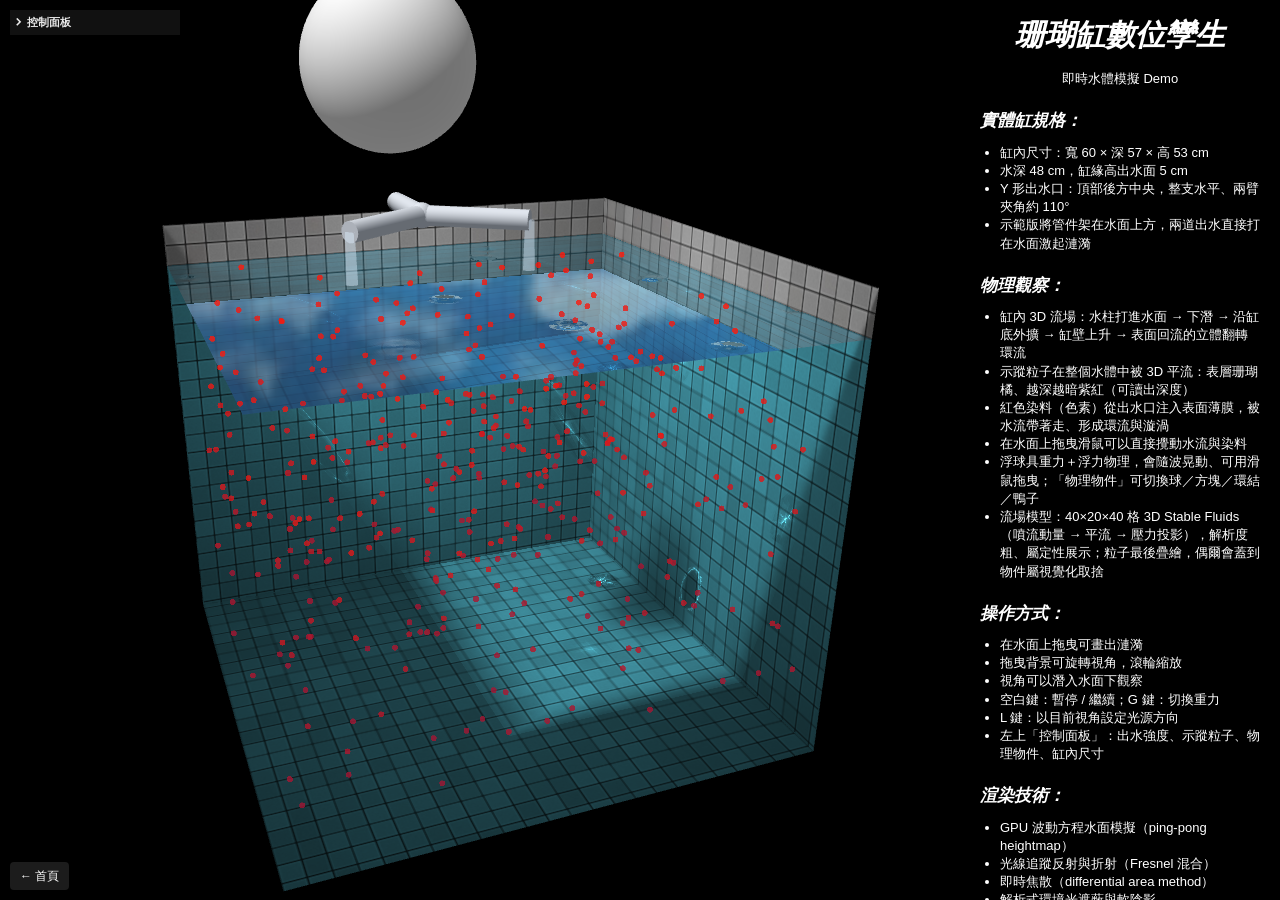
<file: water/index.html>
<!--
珊瑚缸數位孿生 — 水體模擬 Demo
NTUST AI+3DGS 珊瑚礁監測系統 (SCI1150154)

水體渲染技術基於：
ThreeJS Water - https://github.com/jeantimex/threejs-water (Yong Su / jeantimex)
Original WebGL Water Demo: http://madebyevan.com/webgl-water/
Copyright 2011 Evan Wallace
Released under the MIT license

實體缸規格：
- 缸內尺寸 寬60 × 深57 × 高53 cm（比例 1 世界單位 = 30 cm）
- 水深 48 cm、缸緣高出水面 5 cm
- 頂部後方中央 Y 形出水口，兩臂夾角約 110°，出口沉在水面下（造流）
-->

<!DOCTYPE html>
<html lang="zh-Hant">
  <head>
    <meta charset="UTF-8" />
    <link href="https://fonts.googleapis.com/icon?family=Material+Icons" rel="stylesheet" />
    <meta name="viewport" content="initial-scale=1.0, user-scalable=no" />
    <title>珊瑚缸數位孿生 — 水體模擬</title>
    <script type="module" crossorigin src="./assets/index-BY3nKFTn.js"></script>
    <link rel="stylesheet" crossorigin href="./assets/index-ua1KZsY-.css">
  </head>
  <body>
    <div id="help" class="collapsed">
      <h1>珊瑚缸數位孿生</h1>
      <p style="text-align: center">即時水體模擬 Demo</p>
      <h2>實體缸規格：</h2>
      <ul>
        <li>缸內尺寸：寬 60 × 深 57 × 高 53 cm</li>
        <li>水深 48 cm，缸緣高出水面 5 cm</li>
        <li>Y 形出水口：頂部後方中央，整支水平、兩臂夾角約 110°</li>
        <li>示範版將管件架在水面上方，兩道出水直接打在水面激起漣漪</li>
      </ul>
      <h2>物理觀察：</h2>
      <ul>
        <li>缸內 3D 流場：水柱打進水面 → 下潛 → 沿缸底外擴 → 缸壁上升 → 表面回流的立體翻轉環流</li>
        <li>示蹤粒子在整個水體中被 3D 平流：表層珊瑚橘、越深越暗紫紅（可讀出深度）</li>
        <li>紅色染料（色素）從出水口注入表面薄膜，被水流帶著走、形成環流與漩渦</li>
        <li>在水面上拖曳滑鼠可以直接攪動水流與染料</li>
        <li>浮球具重力＋浮力物理，會隨波晃動、可用滑鼠拖曳；「物理物件」可切換球／方塊／環結／鴨子</li>
        <li>流場模型：40×20×40 格 3D Stable Fluids（噴流動量 → 平流 → 壓力投影），解析度粗、屬定性展示；粒子最後疊繪，偶爾會蓋到物件屬視覺化取捨</li>
      </ul>
      <h2>操作方式：</h2>
      <ul>
        <li>在水面上拖曳可畫出漣漪</li>
        <li>拖曳背景可旋轉視角，滾輪縮放</li>
        <li>視角可以潛入水面下觀察</li>
        <li>空白鍵：暫停 / 繼續；G 鍵：切換重力</li>
        <li>L 鍵：以目前視角設定光源方向</li>
        <li>左上「控制面板」：出水強度、示蹤粒子、物理物件、缸內尺寸</li>
      </ul>
      <h2>渲染技術：</h2>
      <ul>
        <li>GPU 波動方程水面模擬（ping-pong heightmap）</li>
        <li>光線追蹤反射與折射（Fresnel 混合）</li>
        <li>即時焦散（differential area method）</li>
        <li>解析式環境光遮蔽與軟陰影</li>
      </ul>
      <p>
        <small>
          水體渲染基於
          <a
            href="https://github.com/jeantimex/threejs-water"
            target="_blank"
            rel="noopener noreferrer"
          >jeantimex/threejs-water</a>
          （Three.js 移植：
          <a href="https://github.com/jeantimex" target="_blank" rel="noopener noreferrer">Yong Su</a>）
          與
          <a href="http://madebyevan.com/" target="_blank" rel="noopener noreferrer">Evan Wallace</a>
          的 WebGL Water，MIT License。磁磚貼圖來自
          <a
            href="http://www.flickr.com/photos/zooboing/3682834083/"
            target="_blank"
            rel="noopener noreferrer"
          >zooboing</a>。
        </small>
      </p>
    </div>
    <div id="help-toggle" class="material-icons">menu</div>
    <a id="home-link" href="../" title="回 Demo 導覽首頁">← 首頁</a>
    <div id="app"></div>
    <div id="loading">載入中…</div>
  </body>
</html>
</file>
<file: water/assets/index-ua1KZsY-.css>
body{font:13px/140% Arial,sans-serif;background:#000;color:#fff;overflow:hidden}a{color:inherit;cursor:pointer}ul{padding:0 0 0 20px}h1{font:700 italic 30px/30px Georgia;text-align:center}h2{font:700 italic 17px/17px Georgia;padding-top:10px}small{display:block;font-size:11px;line-height:15px}canvas{position:absolute;top:0;left:0;touch-action:none}#help{position:absolute;top:0;right:0;bottom:0;width:280px;padding:0 20px 0 10px;overflow:auto}#loading{position:absolute;left:0;top:50%;right:300px;text-align:center;margin-top:-8px}#home-link{position:absolute;left:10px;bottom:10px;z-index:10;color:#fff;background:#222222d9;padding:5px 10px;border-radius:4px;font-size:12px;text-decoration:none;-webkit-user-select:none;user-select:none}#home-link:hover{background:#444}#help-toggle{display:none;position:absolute;top:10px;right:10px;z-index:10;cursor:pointer;-webkit-user-select:none;user-select:none;color:#fff;background:#222;padding:5px;border-radius:4px;transition:right .3s ease-in-out;width:24px;height:24px;line-height:24px;text-align:center}.lil-gui.lil-auto-place,.lil-gui.autoPlace{right:auto!important;left:10px!important;top:10px!important;--width: 170px}.lil-gui .lil-controller{display:flex;width:100%!important;justify-content:space-between!important;align-items:center!important;padding-left:4px!important;padding-right:4px!important;box-sizing:border-box!important}.lil-gui .lil-controller .lil-name{width:auto!important;min-width:0!important;flex-grow:1!important}.lil-gui .lil-controller .lil-widget{width:auto!important;display:flex!important;justify-content:flex-end!important;align-items:center!important}.lil-gui .lil-controller.lil-function .lil-widget,.lil-gui .lil-controller.function .widget{flex:1!important}.lil-gui .lil-controller.lil-function button,.lil-gui .lil-controller.function button{width:100%!important;box-sizing:border-box!important}@media(max-width:600px){#help{width:200px;background:#222;padding-left:10px;padding-top:40px;z-index:5;transition:transform .3s ease-in-out;transform:translate(0)}#help.collapsed{transform:translate(100%);display:block}#help.collapsed+#help-toggle{right:10px}#help:not(.collapsed)+#help-toggle{right:196px}#help-toggle{display:block}}
</file>
